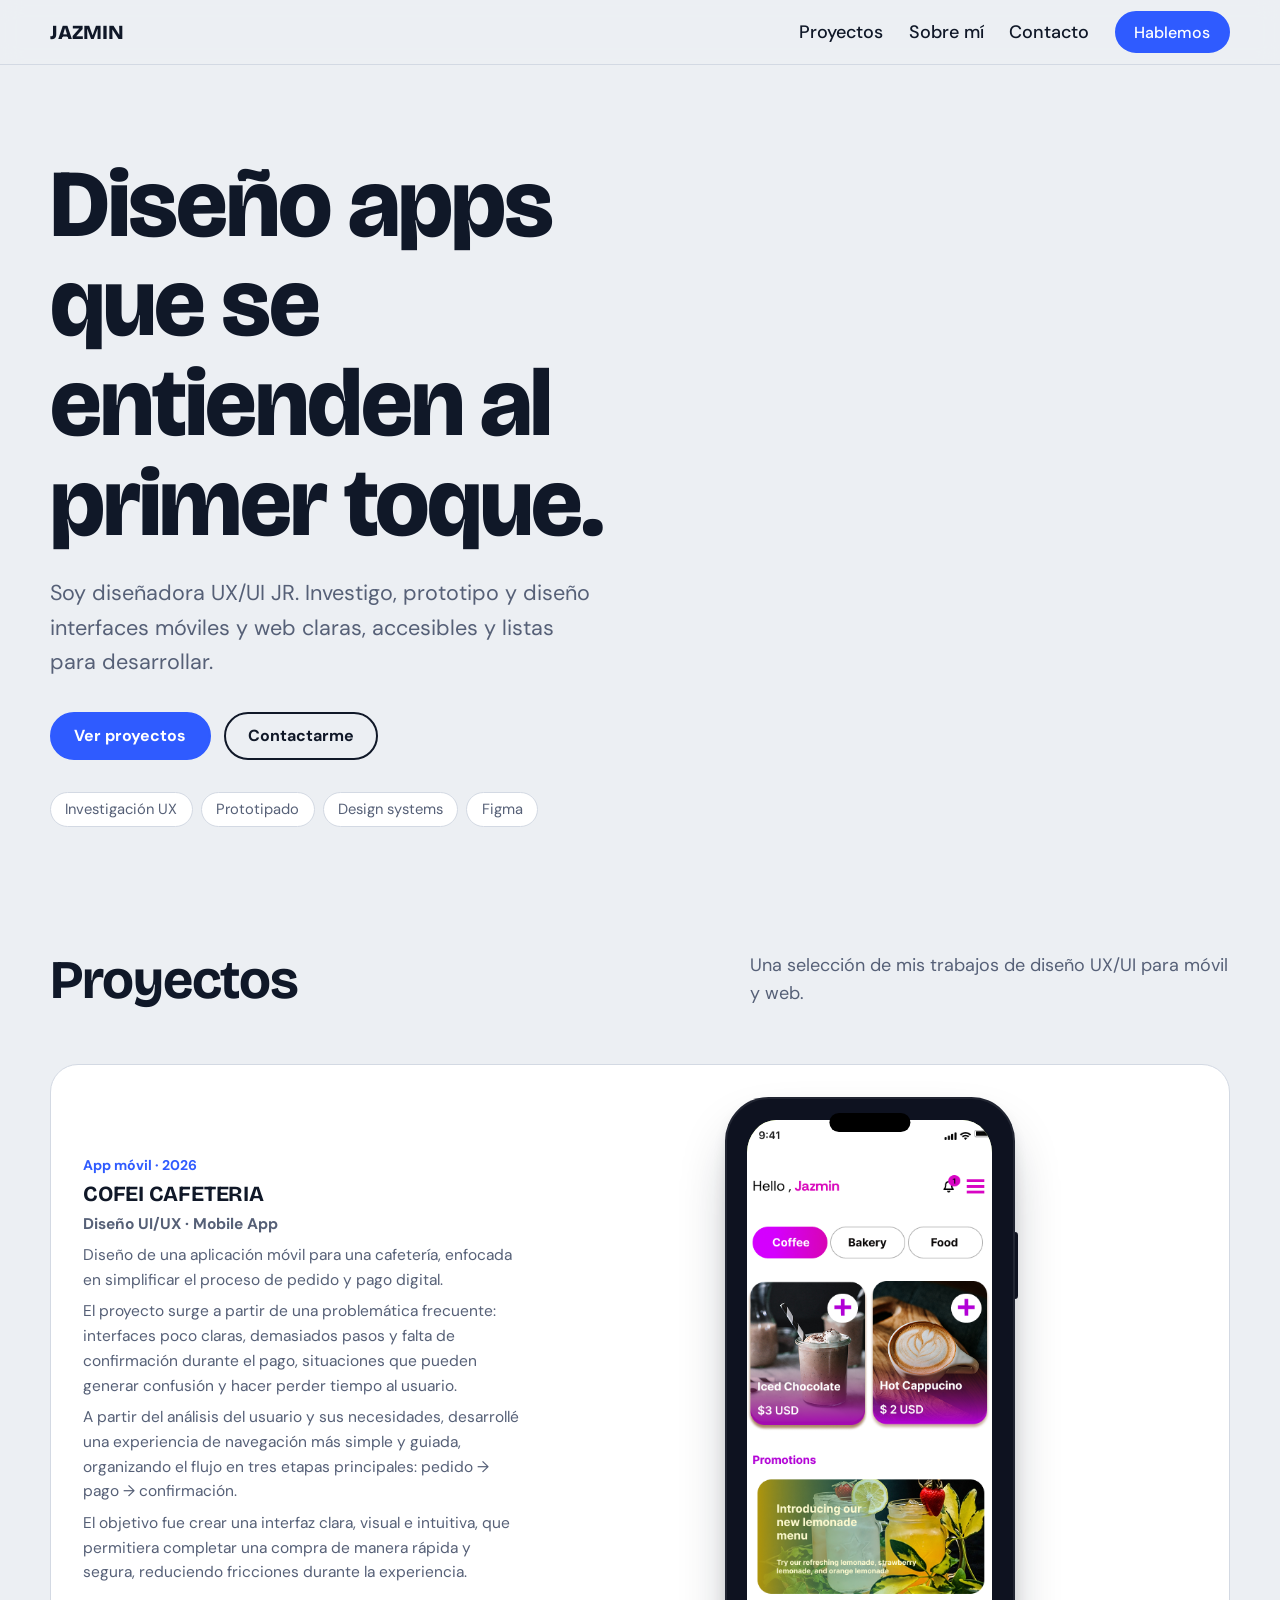
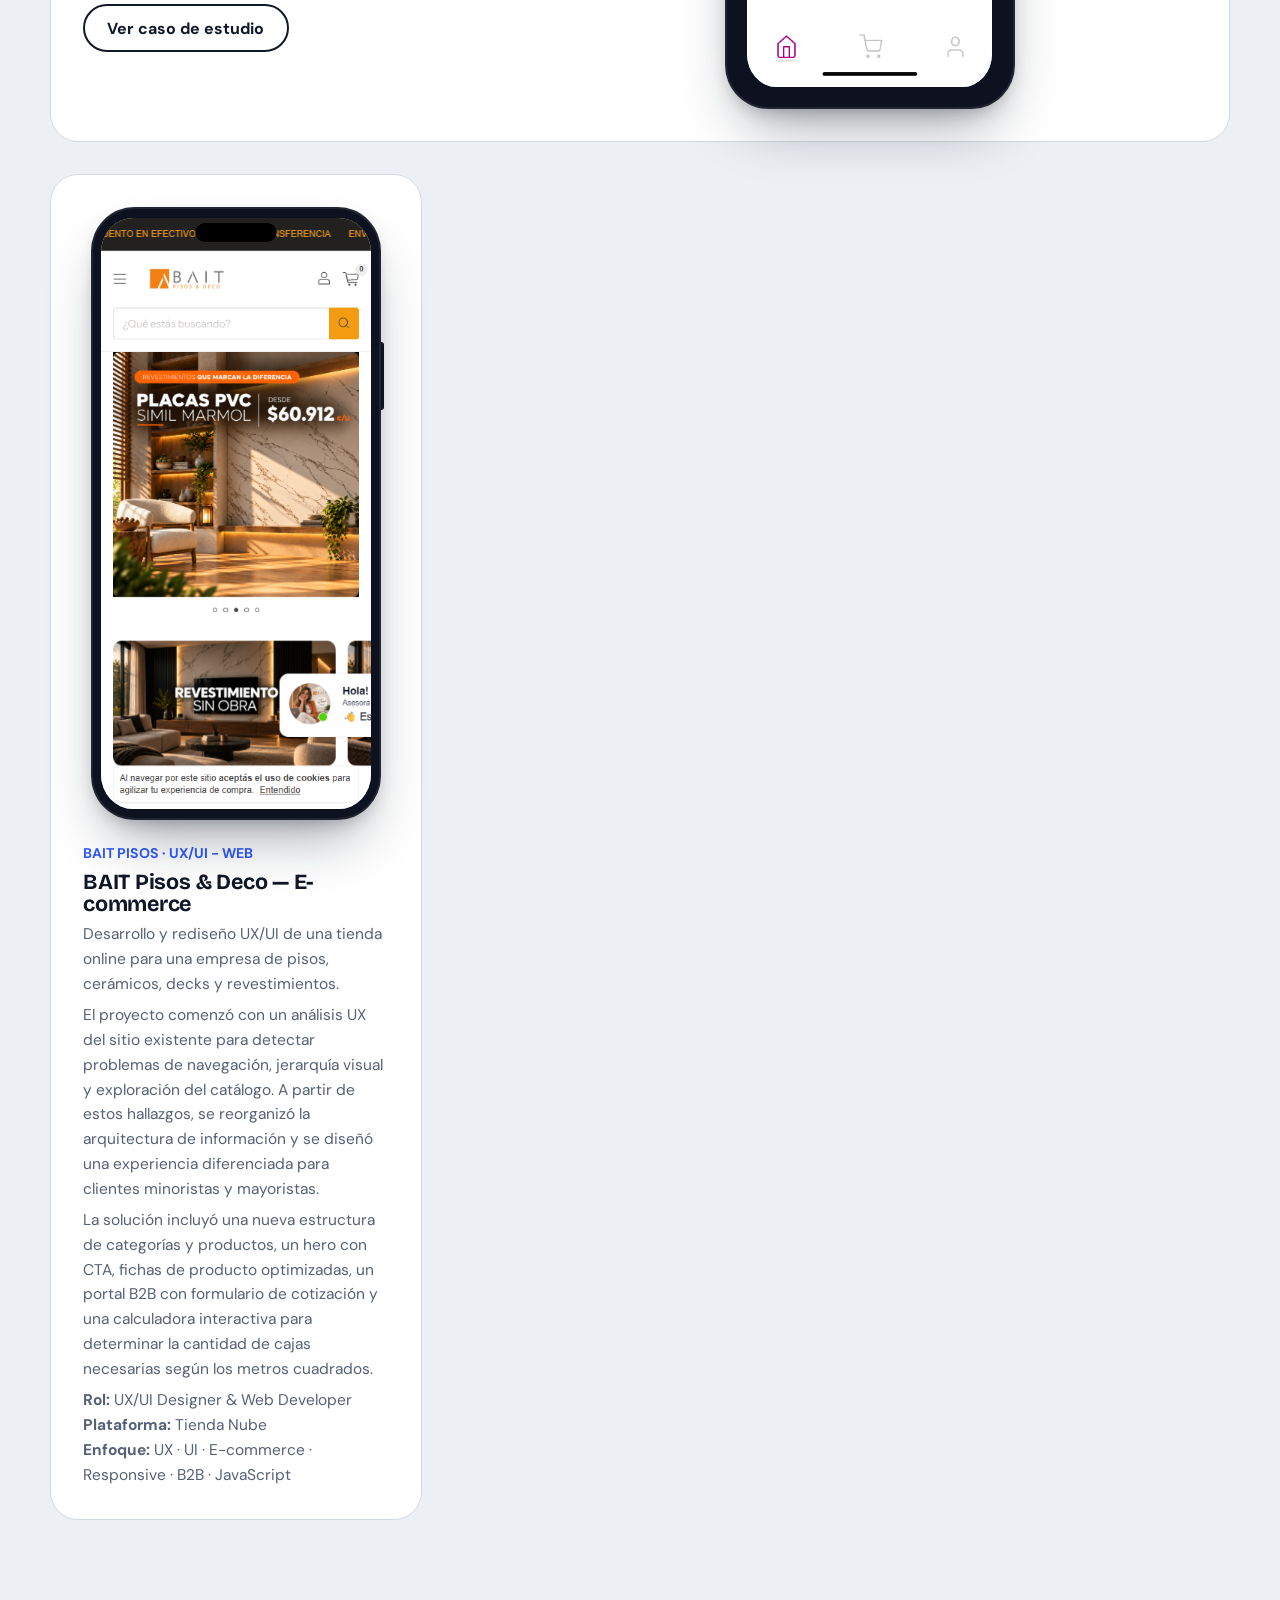
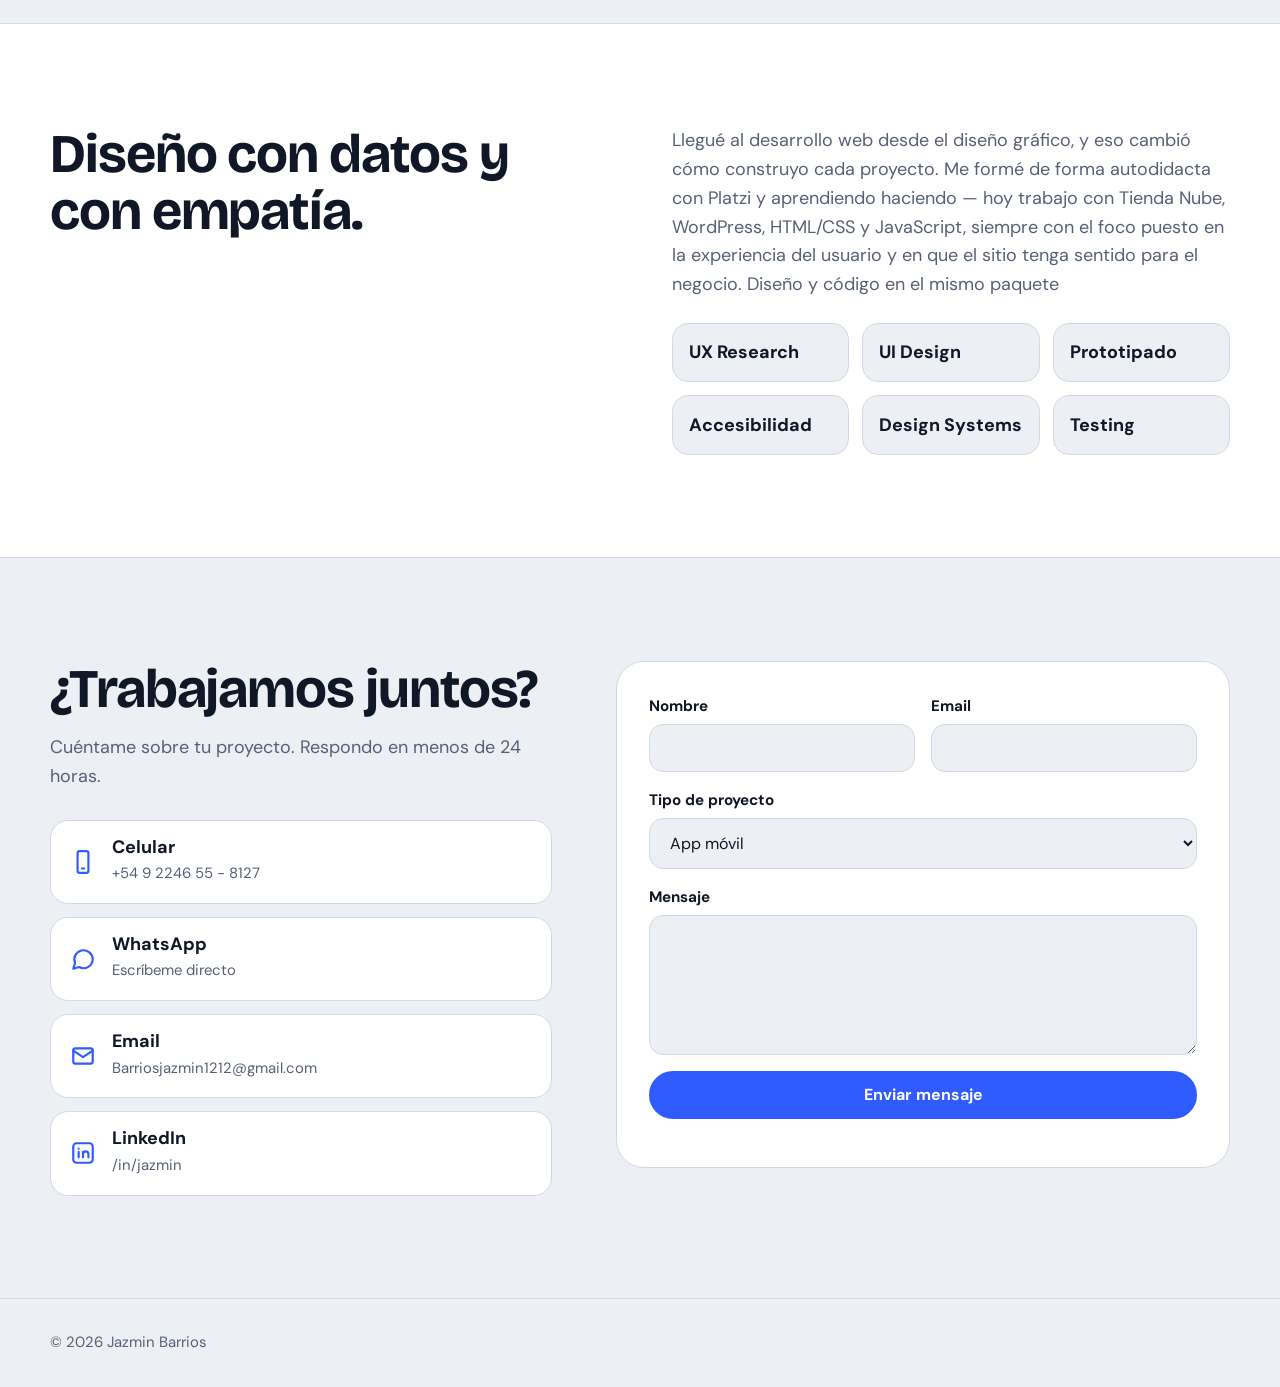
<file: index.html>
<!DOCTYPE html>
<html lang="es">
<head>
<meta charset="utf-8">
<meta name="viewport" content="width=device-width, initial-scale=1, viewport-fit=cover">
<title>JAZMIN BARRIOS · Diseñador UX/UI</title>
<link rel="preconnect" href="https://fonts.googleapis.com">
<link href="https://fonts.googleapis.com/css2?family=Bricolage+Grotesque:opsz,wght@12..96,500;12..96,700;12..96,800&family=DM+Sans:wght@400;500;700&display=swap" rel="stylesheet">
<style>
:root{
  --bg:#ECEFF3; --surface:#FFFFFF; --ink:#101828; --muted:#566077; --line:#D3D9E3;
  --accent:#2F5BFF; --accent-ink:#FFFFFF; --lime:#D9F36B; --phone:#0E1220;
  --f-display:"Bricolage Grotesque","Trebuchet MS",system-ui,sans-serif;
  --f-body:"DM Sans",system-ui,-apple-system,"Segoe UI",sans-serif;
  box-sizing:border-box; padding-top:env(safe-area-inset-top,0px); padding-bottom:env(safe-area-inset-bottom,0px);
}
@media (prefers-color-scheme:dark){:root:not([data-theme="light"]){--bg:#0C1020;--surface:#151B30;--ink:#EEF1F8;--muted:#9AA4BE;--line:#27304A;--accent:#7B98FF;--accent-ink:#0C1020;--phone:#03050B}}
:root[data-theme="dark"]{--bg:#0C1020;--surface:#151B30;--ink:#EEF1F8;--muted:#9AA4BE;--line:#27304A;--accent:#7B98FF;--accent-ink:#0C1020;--phone:#03050B}
*,*::before,*::after{box-sizing:inherit}
html{scroll-behavior:smooth;scroll-padding-top:calc(env(safe-area-inset-top,0px) + 72px)}
body{margin:0;background:var(--bg);color:var(--ink);font:400 clamp(1rem,.95rem + .25vw,1.125rem)/1.6 var(--f-body);-webkit-font-smoothing:antialiased;overflow-x:hidden}
img,video{max-width:100%;display:block}
a{color:inherit}
:focus-visible{outline:3px solid var(--accent);outline-offset:3px;border-radius:6px}
.wrap{width:min(1180px,100% - 2*clamp(1.1rem,4vw,2.5rem));margin-inline:auto}
h1,h2,h3{font-family:var(--f-display);line-height:1.04;margin:0;letter-spacing:-.02em}
h1{font-size:clamp(2.6rem,1.4rem + 6vw,6rem);font-weight:800}
h2{font-size:clamp(1.9rem,1.2rem + 3vw,3.4rem);font-weight:700}
h3{font-size:1.35rem;font-weight:700;letter-spacing:-.01em}
p{margin:0}
.btn{display:inline-flex;align-items:center;justify-content:center;gap:.5rem;min-height:48px;padding:.7rem 1.4rem;border-radius:999px;font-weight:700;text-decoration:none;border:2px solid var(--ink);cursor:pointer;font:700 1rem var(--f-body);background:transparent;color:var(--ink);transition:transform .15s,background .15s}
.btn:hover{transform:translateY(-2px)}
.btn.primary{background:var(--accent);border-color:var(--accent);color:var(--accent-ink)}

/* Header */
header{position:sticky;top:0;z-index:20;background:color-mix(in srgb,var(--bg) 88%,transparent);backdrop-filter:blur(10px);border-bottom:1px solid var(--line);padding-top:env(safe-area-inset-top,0px)}
.nav{display:flex;align-items:center;justify-content:space-between;min-height:64px}
.logo{font:800 1.25rem var(--f-display);text-decoration:none}
.menu{display:flex;gap:1.6rem;align-items:center}
.menu a{text-decoration:none;font-weight:500}
.menu a:hover{color:var(--accent)}
.burger{display:none;width:48px;height:48px;border:0;background:none;color:var(--ink);cursor:pointer}
.burger span,.burger span::before,.burger span::after{display:block;width:24px;height:2px;background:currentColor;margin:auto;position:relative;transition:.2s}
.burger span::before,.burger span::after{content:"";position:absolute;left:0}
.burger span::before{top:-7px}.burger span::after{top:7px}
@media (max-width:760px){
  .burger{display:block}
  .menu{position:absolute;inset:100% 0 auto 0;flex-direction:column;align-items:stretch;gap:0;background:var(--bg);border-bottom:1px solid var(--line);padding:.5rem clamp(1.1rem,4vw,2.5rem) 1rem;display:none}
  .menu.open{display:flex}
  .menu a{padding:.9rem 0;border-bottom:1px solid var(--line)}
}

/* Hero */
.hero{padding-block:clamp(2.5rem,7vw,6rem);display:grid;grid-template-columns:1.2fr .8fr;gap:clamp(2rem,5vw,4rem);align-items:center}
.hero p.lead{margin-top:1.4rem;max-width:34rem;color:var(--muted);font-size:1.2em}
.hero .actions{display:flex;flex-wrap:wrap;gap:.8rem;margin-top:2rem}
.tags{display:flex;flex-wrap:wrap;gap:.5rem;margin-top:2rem;padding:0;list-style:none}
.tags li{border:1px solid var(--line);background:var(--surface);padding:.3rem .9rem;border-radius:999px;font-size:.92rem;color:var(--muted)}
.hero-phone{display:grid;place-items:center}
@media (max-width:860px){.hero{grid-template-columns:1fr}.hero-phone{order:-1}}

/* Phone mockup */
.phone{position:relative;width:min(100%,290px);aspect-ratio:9/19;background:var(--phone);border-radius:15% / 7.2%;padding:3.4%;box-shadow:0 0 0 2px rgba(255,255,255,.08) inset,0 30px 60px -20px rgba(16,24,40,.45),0 8px 18px -8px rgba(16,24,40,.3)}
.phone::before{content:"";position:absolute;top:2.6%;left:50%;translate:-50% 0;width:28%;height:3%;background:#000;border-radius:99px;z-index:3}
.phone::after{content:"";position:absolute;right:-3px;top:22%;width:3px;height:11%;background:var(--phone);border-radius:0 3px 3px 0}
.screen{position:relative;width:100%;height:100%;border-radius:12% / 5.8%;overflow:hidden;background:linear-gradient(160deg,var(--lime),#9EC5FF 70%);display:grid;place-items:center;text-align:center}
.screen img,.screen video{position:absolute;inset:0;width:100%;height:100%;object-fit:cover}

/* Projects */
section{padding-block:clamp(3rem,8vw,6.5rem)}
.head{display:flex;flex-wrap:wrap;justify-content:space-between;align-items:end;gap:1rem;margin-bottom:clamp(2rem,5vw,3.5rem)}
.head p{color:var(--muted);max-width:30rem}
.projects{display:grid;gap:clamp(1.2rem,3vw,2rem);grid-template-columns:repeat(auto-fit,minmax(min(100%,300px),1fr))}
.card{background:var(--surface);border:1px solid var(--line);border-radius:28px;padding:clamp(1.2rem,3vw,2rem);display:grid;gap:1.4rem;justify-items:center;text-align:left}
.card .info{width:100%;display:grid;gap:.4rem}
.card .info p{color:var(--muted);font-size:.97rem}
.card .meta{font-size:.88rem;color:var(--accent);font-weight:700}
.card.wide{grid-column:1/-1;grid-template-columns:.8fr 1.2fr;align-items:center}
.card.wide .phones{display:flex;justify-content:center;gap:1rem;flex-wrap:wrap;width:100%}
.card.wide .phone{width:min(100%,290px)}
@media (max-width:760px){.card.wide{grid-template-columns:1fr}}

/* About */
.about{background:var(--surface);border-block:1px solid var(--line)}
.about .grid{display:grid;grid-template-columns:1fr 1fr;gap:clamp(2rem,5vw,4rem)}
.about p+p{margin-top:1rem}
.about p{color:var(--muted)}
.skills{display:grid;grid-template-columns:repeat(auto-fit,minmax(140px,1fr));gap:.8rem;margin-top:1.5rem}
.skills div{border:1px solid var(--line);border-radius:16px;padding:.9rem 1rem;font-weight:700;background:var(--bg)}
@media (max-width:760px){.about .grid{grid-template-columns:1fr}}

/* Contact */
.contact{display:grid;grid-template-columns:.9fr 1.1fr;gap:clamp(2rem,5vw,4rem);align-items:start}
.channels{display:grid;gap:.8rem;margin-top:1.8rem}
.channel{display:flex;align-items:center;gap:1rem;padding:1rem 1.2rem;border:1px solid var(--line);background:var(--surface);border-radius:18px;text-decoration:none;min-height:64px;transition:border-color .15s,transform .15s}
.channel:hover{border-color:var(--accent);transform:translateX(4px)}
.channel svg{width:26px;height:26px;flex:none;color:var(--accent)}
.channel b{display:block;line-height:1.2}
.channel span{color:var(--muted);font-size:.93rem;overflow-wrap:anywhere}
form{display:grid;gap:1rem;background:var(--surface);border:1px solid var(--line);border-radius:28px;padding:clamp(1.2rem,3vw,2rem)}
.two{display:grid;grid-template-columns:1fr 1fr;gap:1rem}
label{display:grid;gap:.35rem;font-weight:700;font-size:.95rem}
input[type=text],input[type=email],textarea,select{font:400 1rem var(--f-body);color:var(--ink);background:var(--bg);border:1.5px solid var(--line);border-radius:14px;padding:.8rem 1rem;width:100%;min-height:48px}
textarea{min-height:140px;resize:vertical}
input:focus,textarea:focus,select:focus{outline:3px solid var(--accent);outline-offset:1px;border-color:var(--accent)}
@media (max-width:860px){.contact{grid-template-columns:1fr}}
@media (max-width:480px){.two{grid-template-columns:1fr}}

footer{padding-block:2rem;border-top:1px solid var(--line);color:var(--muted);font-size:.93rem}
footer .wrap{display:flex;flex-wrap:wrap;justify-content:space-between;gap:.6rem}
@media (prefers-reduced-motion:reduce){*{transition:none!important;animation:none!important;scroll-behavior:auto!important}}
@keyframes rise{from{opacity:0;transform:translateY(30px) rotate(3deg)}to{opacity:1;transform:none}}
.hero-phone .phone{animation:rise .9s cubic-bezier(.2,.8,.2,1) both}
</style>
</head>
<body>

<header>
  <div class="wrap nav">
    <a class="logo" href="#inicio">JAZMIN</a>
    <button class="burger" aria-label="Abrir menú" aria-expanded="false" aria-controls="menu"><span></span></button>
    <nav class="menu" id="menu" aria-label="Principal">
      <a href="#proyectos">Proyectos</a>
      <a href="#sobre-mi">Sobre mí</a>
      <a href="#contacto">Contacto</a>
      <a class="btn primary" href="#contacto" style="min-height:42px;padding:.4rem 1.1rem">Hablemos</a>
    </nav>
  </div>
</header>

<main id="inicio">
  <div class="wrap hero">
    <div>
      <h1>Diseño apps que se entienden al primer toque.</h1>
      <p class="lead">Soy diseñadora UX/UI JR. Investigo, prototipo y diseño interfaces móviles y web claras, accesibles y listas para desarrollar.</p>
      <div class="actions">
        <a class="btn primary" href="#proyectos">Ver proyectos</a>
        <a class="btn" href="#contacto">Contactarme</a>
      </div>
      <ul class="tags"><li>Investigación UX</li><li>Prototipado</li><li>Design systems</li><li>Figma</li></ul>
    </div>
    <div class="hero-phone">
      <!-- CELULAR DEL HERO: cambiá img/hero.png por tu imagen -->
    
    </div>
  </div>

  <section id="proyectos" style="padding-top:1rem">
    <div class="wrap">
      <div class="head">
        <h2>Proyectos</h2>
        <p>Una selección de mis trabajos de diseño UX/UI para móvil y web.</p>
      </div>
      <div class="projects">

        <!-- PROYECTO 1: COFEI (3 pantallas) -->
        <article class="card wide">
          <div class="info">
            <span class="meta">App móvil · 2026</span>
            <h3>COFEI CAFETERIA</h3>
            <p><strong>Diseño UI/UX · Mobile App</strong></p>
            <p>Diseño de una aplicación móvil para una cafetería, enfocada en simplificar el proceso de pedido y pago digital.</p>
            <p>El proyecto surge a partir de una problemática frecuente: interfaces poco claras, demasiados pasos y falta de confirmación durante el pago, situaciones que pueden generar confusión y hacer perder tiempo al usuario.</p>
            <p>A partir del análisis del usuario y sus necesidades, desarrollé una experiencia de navegación más simple y guiada, organizando el flujo en tres etapas principales: pedido → pago → confirmación.</p>
            <p>El objetivo fue crear una interfaz clara, visual e intuitiva, que permitiera completar una compra de manera rápida y segura, reduciendo fricciones durante la experiencia.</p>
            <div><a class="btn" href="https://drive.google.com/file/d/15c0gCUT5WJkd02UTQThcru2a3MpFmEV_/view?usp=sharing" target="_blank" rel="noopener" style="margin-top:.8rem">Ver caso de estudio</a></div>
          </div>
          <div class="phone"><div class="screen"><img src="./Messanger%20Discover%20%282%29.png" alt="Tienda online BAIT Pisos & Deco"> alt="Tienda online BAIT Pisos & Deco"></div></div>
          
        </article>

        <!-- PROYECTO 2: BAIT -->
        <article class="card">
          <div class="phone"><div class="screen"><img src="./Captura de pantalla 2026-10-03 153415.png" alt="Tienda online BAIT Pisos & Deco"> alt="Tienda online BAIT Pisos & Deco"></div></div>
          <div class="info">
            <span class="meta">BAIT PISOS · UX/UI - WEB</span>
            <h3>BAIT Pisos &amp; Deco — E-commerce</h3>
            <p>Desarrollo y rediseño UX/UI de una tienda online para una empresa de pisos, cerámicos, decks y revestimientos.</p>
            <p>El proyecto comenzó con un análisis UX del sitio existente para detectar problemas de navegación, jerarquía visual y exploración del catálogo. A partir de estos hallazgos, se reorganizó la arquitectura de información y se diseñó una experiencia diferenciada para clientes minoristas y mayoristas.</p>
            <p>La solución incluyó una nueva estructura de categorías y productos, un hero con CTA, fichas de producto optimizadas, un portal B2B con formulario de cotización y una calculadora interactiva para determinar la cantidad de cajas necesarias según los metros cuadrados.</p>
            <p><strong>Rol:</strong> UX/UI Designer &amp; Web Developer<br>
            <strong>Plataforma:</strong> Tienda Nube<br>
            <strong>Enfoque:</strong> UX · UI · E-commerce · Responsive · B2B · JavaScript</p>
          </div>
        </article>

        <!-- PROYECTO 3 -->
       
  </section>

  <section id="sobre-mi" class="about">
    <div class="wrap grid">
      <h2>Diseño con datos y con empatía.</h2>
      <div>
        <p>Llegué al desarrollo web desde el diseño gráfico, y eso
cambió cómo construyo cada proyecto. Me formé de forma
autodidacta con Platzi y aprendiendo haciendo — hoy
trabajo con Tienda Nube, WordPress, HTML/CSS y
JavaScript, siempre con el foco puesto en la experiencia del
usuario y en que el sitio tenga sentido para el negocio.
Diseño y código en el mismo paquete</p>
        <div class="skills"><div>UX Research</div><div>UI Design</div><div>Prototipado</div><div>Accesibilidad</div><div>Design Systems</div><div>Testing</div></div>
      </div>
    </div>
  </section>

  <section id="contacto">
    <div class="wrap contact">
      <div>
        <h2>¿Trabajamos juntos?</h2>
        <p style="color:var(--muted);margin-top:1rem">Cuéntame sobre tu proyecto. Respondo en menos de 24 horas.</p>
        <div class="channels">
          <a class="channel" href="tel:+542246558127"><svg viewBox="0 0 24 24" fill="none" stroke="currentColor" stroke-width="2" stroke-linecap="round" stroke-linejoin="round"><rect x="7" y="2" width="10" height="20" rx="2"/><path d="M11 18h2"/></svg><div><b>Celular</b><span>+54 9 2246 55 - 8127</span></div></a>
          <a class="channel" href="https://wa.me/542246558127" target="_blank" rel="noopener"><svg viewBox="0 0 24 24" fill="none" stroke="currentColor" stroke-width="2" stroke-linecap="round" stroke-linejoin="round"><path d="M21 12a8.5 8.5 0 0 1-12.6 7.4L3 21l1.7-5.2A8.5 8.5 0 1 1 21 12z"/></svg><div><b>WhatsApp</b><span>Escríbeme directo</span></div></a>
          <a class="channel" href="mailto:Barriosjazmin1212@gmail.com"><svg viewBox="0 0 24 24" fill="none" stroke="currentColor" stroke-width="2" stroke-linecap="round" stroke-linejoin="round"><rect x="3" y="5" width="18" height="14" rx="2"/><path d="m3 7 9 6 9-6"/></svg><div><b>Email</b><span>Barriosjazmin1212@gmail.com</span></div></a>
          <a class="channel" href="https://www.linkedin.com/in/jazmin-victoria-barrios-083703380" target="_blank" rel="noopener"><svg viewBox="0 0 24 24" fill="none" stroke="currentColor" stroke-width="2" stroke-linecap="round" stroke-linejoin="round"><rect x="3" y="3" width="18" height="18" rx="3"/><path d="M8 11v5M8 8v.01M12 16v-5M12 13a2.5 2.5 0 0 1 5 0v3"/></svg><div><b>LinkedIn</b><span>/in/jazmin</span></div></a>
        </div>
      </div>
      <form id="form">
        <div class="two">
          <label>Nombre<input type="text" name="nombre" required autocomplete="name"></label>
          <label>Email<input type="email" name="email" required autocomplete="email"></label>
        </div>
        <label>Tipo de proyecto
          <select name="tipo"><option>App móvil</option><option>Sitio web</option><option>Design system</option><option>Otro</option></select>
        </label>
        <label>Mensaje<textarea name="mensaje" required></textarea></label>
        <button class="btn primary" type="submit">Enviar mensaje</button>
        <p id="msg" role="status" style="color:var(--muted);font-size:.93rem"></p>
      </form>
    </div>
  </section>
</main>

<footer><div class="wrap"><span>© 2026 Jazmin Barrios</span></div></footer>

<script>
// Menú móvil
const burger=document.querySelector('.burger'),menu=document.getElementById('menu');
burger.addEventListener('click',()=>{const o=menu.classList.toggle('open');burger.setAttribute('aria-expanded',o)});
menu.querySelectorAll('a').forEach(a=>a.addEventListener('click',()=>{menu.classList.remove('open');burger.setAttribute('aria-expanded',false)}));

// Formulario → abre tu correo con el mensaje listo
document.getElementById('form').addEventListener('submit',e=>{
  e.preventDefault();
  const d=new FormData(e.target);
  const body=encodeURIComponent(`${d.get('mensaje')}\n\n— ${d.get('nombre')} (${d.get('email')})`);
  location.href=`mailto:hola@tunombre.com?subject=${encodeURIComponent('Proyecto: '+d.get('tipo'))}&body=${body}`;
  document.getElementById('msg').textContent='Abriendo tu app de correo para enviar el mensaje.';
});
</script>
</body>
</html>
</file>
